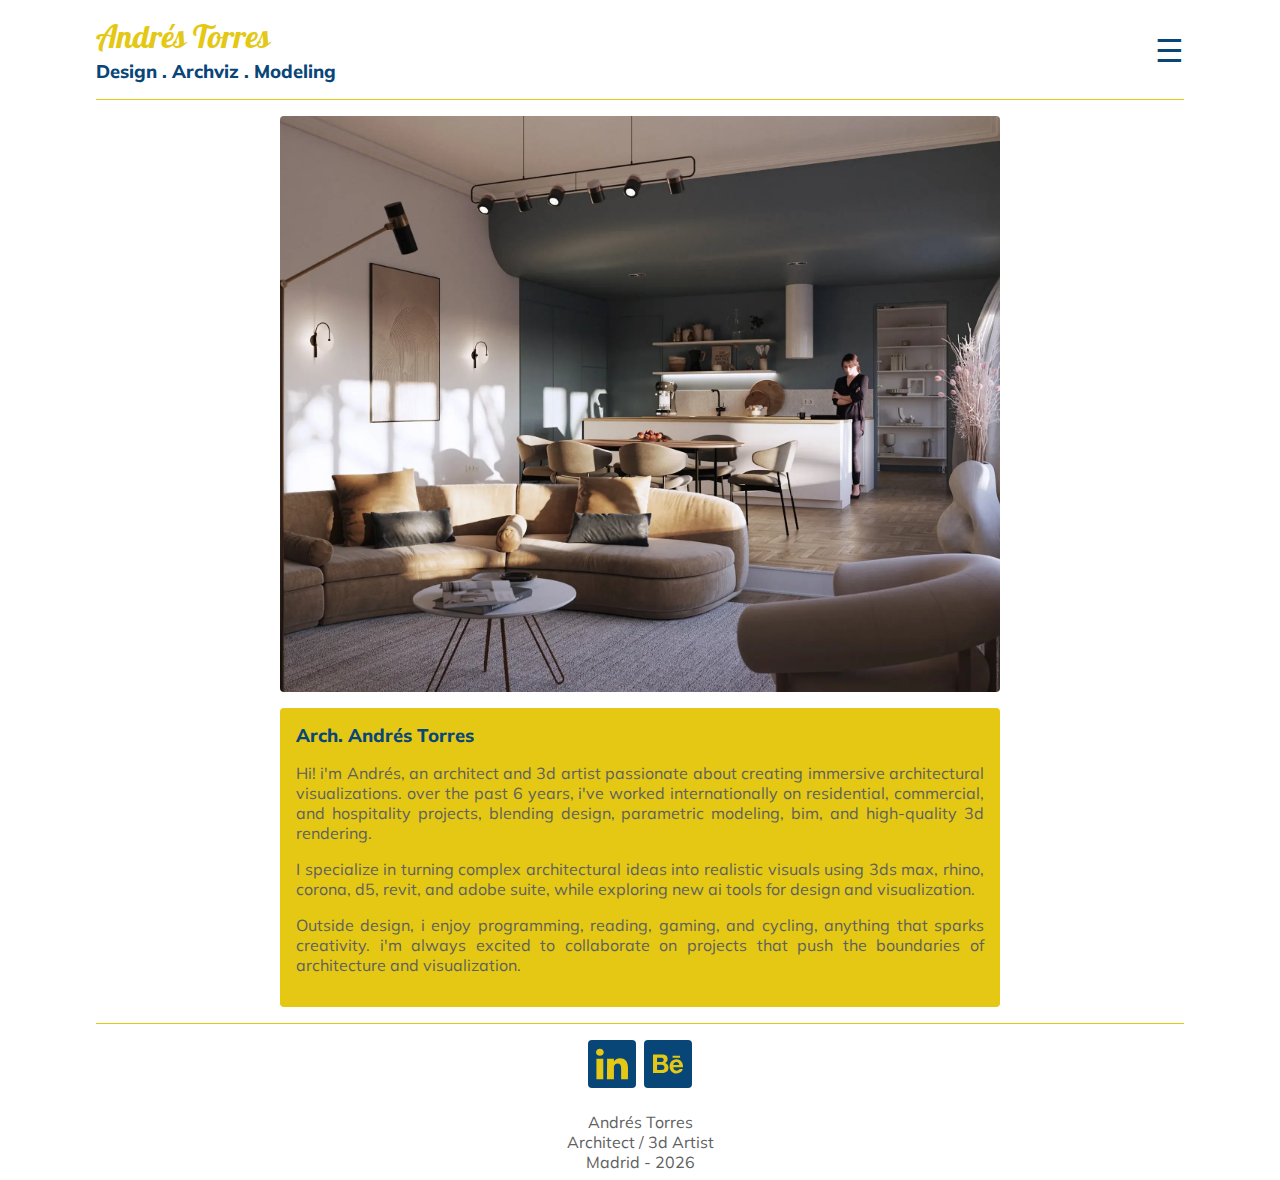
<file: about.html>
<!DOCTYPE html>
<html lang="en">
<head>
    <meta charset="UTF-8">
    <meta name="viewport" content="width=device-width, initial-scale=1.0">
    <title>About - Andrés Torres</title>

    <!-- fonts desde google fonts -->
    <link rel="preconnect" href="https://fonts.googleapis.com">
    <link rel="preconnect" href="https://fonts.gstatic.com" crossorigin>
    <link href="https://fonts.googleapis.com/css2?family=Mulish:ital,wght@0,200..1000;1,200..1000&display=swap" rel="stylesheet">
    <link rel="preconnect" href="https://fonts.googleapis.com">
    <link rel="preconnect" href="https://fonts.gstatic.com" crossorigin>
    <link href="https://fonts.googleapis.com/css2?family=Pattaya&display=swap" rel="stylesheet">

    <!-- link a css -->
    <link rel="stylesheet" href="css/index.css">

    <!-- script a js -->
    <script src="js/index.js" defer></script>
</head>
<body>

    <!-- header - encabezado con menu -->
    <header class="header">
        <nav class="header-nav">
            <div class="header-logo">
                <h2 class="header-logo-name">andrés torres</h2>
                <h1 class="header-logo-archviz">design . archviz . modeling</h1>
            </div>

            <!-- header - menu burger -->
            <div class="header-burger">&#9776</div>

            <ul class="header-list">
                <li class="header-list-item"><a href="index.html">works</a></li>
                <li class="header-list-item"><a href="about.html">about</a></li>
                <li class="header-list-item"><a href="contact.html">contact</a></li>
            </ul>
        </nav>
    </header>

    
    <!-- main - pagina principal o de trabajos -->
    <main class="about">
        <article class="about-container">
            <div class="about-background">
                <img src="assets/about.webp" alt="living interior render">
            </div>
    
            <div class="about-text">
                <h3 class="about-text-title">arch. andrés torres</h3>
                <p class="about-text-description">hi! i'm Andrés, an architect and 3d artist passionate about creating immersive architectural visualizations. over the past 6 years, i've worked internationally on residential, commercial, and hospitality projects, blending design, parametric modeling, bim, and high-quality 3d rendering.</p>
    
                <p class="about-text-description">i specialize in turning complex architectural ideas into realistic visuals using 3ds max, rhino, corona, d5, revit, and adobe suite, while exploring new ai tools for design and visualization.</p>
    
                <p class="about-text-description">outside design, i enjoy programming, reading, gaming, and cycling, anything that sparks creativity. i'm always excited to collaborate on projects that push the boundaries of architecture and visualization.</p>
            </div>
        </article>
    </main>

    <!-- footer - pie de página con rrss -->
    <footer class="footer">
        <div class="footer-rrss">
            <a class="footer-rrss-linkedin" href="https://www.linkedin.com/in/andr%C3%A9s-torres-965056320/" target="_blank">
                <svg fill="#000000" version="1.1" xmlns="http://www.w3.org/2000/svg" xmlns:xlink="http://www.w3.org/1999/xlink" viewBox="0 0 512 512" xml:space="preserve"><g id="SVGRepo_bgCarrier" stroke-width="0"></g><g id="SVGRepo_tracerCarrier" stroke-linecap="round" stroke-linejoin="round"></g><g id="SVGRepo_iconCarrier"> <g id="7935ec95c421cee6d86eb22ecd125aef"> <path style="display: inline; fill-rule: evenodd; clip-rule: evenodd;" d="M116.504,500.219V170.654H6.975v329.564H116.504 L116.504,500.219z M61.751,125.674c38.183,0,61.968-25.328,61.968-56.953c-0.722-32.328-23.785-56.941-61.252-56.941 C24.994,11.781,0.5,36.394,0.5,68.722c0,31.625,23.772,56.953,60.53,56.953H61.751L61.751,125.674z M177.124,500.219 c0,0,1.437-298.643,0-329.564H286.67v47.794h-0.727c14.404-22.49,40.354-55.533,99.44-55.533 c72.085,0,126.116,47.103,126.116,148.333v188.971H401.971V323.912c0-44.301-15.848-74.531-55.497-74.531 c-30.254,0-48.284,20.38-56.202,40.08c-2.897,7.012-3.602,16.861-3.602,26.711v184.047H177.124L177.124,500.219z"> </path> </g> </g></svg>
            </a>
            <a class="footer-rrss-behance" href="https://www.behance.net/Arch_AndresTR" target="_blank">
                <svg fill="#000000" viewBox="0 0 32 32" version="1.1" xmlns="http://www.w3.org/2000/svg"><g id="SVGRepo_bgCarrier" stroke-width="0"></g><g id="SVGRepo_tracerCarrier" stroke-linecap="round" stroke-linejoin="round"></g><g id="SVGRepo_iconCarrier"> <title>behance</title> <path d="M5.067 16.83h4.415c0.050-0.003 0.109-0.004 0.169-0.004 0.729 0 1.405 0.228 1.96 0.616l-0.011-0.007c0.499 0.443 0.812 1.087 0.812 1.803 0 0.082-0.004 0.163-0.012 0.243l0.001-0.010c0.001 0.031 0.002 0.068 0.002 0.105 0 0.396-0.091 0.772-0.252 1.106l0.007-0.015c-0.158 0.302-0.381 0.55-0.653 0.732l-0.007 0.004c-0.274 0.182-0.595 0.319-0.94 0.389l-0.017 0.003c-0.328 0.073-0.705 0.115-1.091 0.115-0.017 0-0.034-0-0.050-0l0.003 0h-4.335zM24.382 14.086c0.057-0.004 0.123-0.007 0.19-0.007 0.731 0 1.395 0.286 1.887 0.752l-0.001-0.001c0.486 0.569 0.798 1.301 0.845 2.104l0 0.010h-5.969c0.026-0.324 0.086-0.624 0.175-0.91l-0.008 0.029c0.105-0.362 0.274-0.676 0.495-0.946l-0.004 0.005c0.255-0.302 0.564-0.549 0.913-0.729l0.017-0.008c0.394-0.19 0.857-0.302 1.346-0.302 0.040 0 0.080 0.001 0.119 0.002l-0.006-0zM24.492 11.315c-0.027-0-0.058-0.001-0.090-0.001-0.974 0-1.901 0.201-2.741 0.563l0.045-0.017c-1.653 0.709-2.927 2.035-3.549 3.682l-0.015 0.045c-0.312 0.813-0.493 1.753-0.493 2.735 0 0.021 0 0.042 0 0.062l-0-0.003c-0 0.027-0 0.058-0 0.090 0 0.989 0.176 1.937 0.498 2.814l-0.018-0.057c0.318 0.863 0.779 1.603 1.36 2.23l-0.004-0.004c0.593 0.614 1.312 1.102 2.116 1.422l0.041 0.014c0.814 0.321 1.757 0.507 2.743 0.507 0.037 0 0.075-0 0.112-0.001l-0.006 0c0.063 0.002 0.136 0.003 0.21 0.003 1.355 0 2.619-0.389 3.686-1.061l-0.029 0.017c1.154-0.826 1.999-2.017 2.372-3.403l0.010-0.043h-3.23c-0.192 0.501-0.533 0.908-0.97 1.177l-0.010 0.006c-0.514 0.352-1.15 0.562-1.835 0.562-0.029 0-0.058-0-0.086-0.001l0.004 0c-0.064 0.005-0.139 0.007-0.215 0.007-0.829 0-1.585-0.309-2.161-0.818l0.003 0.003c-0.566-0.652-0.911-1.508-0.911-2.446 0-0.051 0.001-0.103 0.003-0.154l-0 0.007h9.638c0.016-0.206 0.025-0.445 0.025-0.687 0-0.812-0.102-1.6-0.295-2.352l0.014 0.066c-0.241-0.967-0.646-1.815-1.188-2.556l0.014 0.020c-0.547-0.74-1.245-1.337-2.050-1.755l-0.033-0.016c-0.821-0.418-1.791-0.663-2.818-0.663-0.053 0-0.105 0.001-0.157 0.002l0.008-0zM5.067 9.745h3.8c0.015-0 0.034-0 0.052-0 0.351 0 0.694 0.033 1.026 0.097l-0.034-0.005c0.336 0.055 0.637 0.169 0.906 0.331l-0.011-0.006c0.264 0.156 0.476 0.373 0.622 0.633l0.004 0.008c0.143 0.284 0.227 0.618 0.227 0.972 0 0.030-0.001 0.061-0.002 0.091l0-0.004c0.006 0.055 0.009 0.12 0.009 0.185 0 0.599-0.272 1.135-0.699 1.49l-0.003 0.003c-0.466 0.326-1.045 0.521-1.67 0.521-0.041 0-0.083-0.001-0.124-0.003l0.006 0h-4.11zM20.583 7.841v1.82h7.478v-1.821zM1.004 6.603v18.448h8.942c0.005 0 0.012 0 0.018 0 0.851 0 1.675-0.113 2.459-0.325l-0.066 0.015c0.799-0.206 1.499-0.535 2.119-0.971l-0.020 0.014c0.61-0.434 1.102-0.995 1.447-1.645l0.012-0.026c0.339-0.665 0.538-1.451 0.538-2.284 0-0.047-0.001-0.095-0.002-0.142l0 0.007c0.002-0.046 0.002-0.101 0.002-0.155 0-1.044-0.312-2.014-0.848-2.824l0.012 0.019c-0.606-0.842-1.484-1.455-2.503-1.711l-0.030-0.006c0.767-0.342 1.402-0.862 1.873-1.508l0.009-0.013c0.398-0.616 0.635-1.369 0.635-2.177 0-0.052-0.001-0.104-0.003-0.156l0 0.007c0.002-0.047 0.002-0.102 0.002-0.157 0-0.726-0.156-1.416-0.437-2.038l0.013 0.031c-0.279-0.576-0.689-1.051-1.192-1.4l-0.012-0.008c-0.533-0.354-1.158-0.618-1.83-0.755l-0.034-0.006c-0.69-0.149-1.484-0.235-2.297-0.235-0.039 0-0.078 0-0.117 0.001l0.006-0z"></path> </g></svg>
            </a>
        </div>

    <!-- footer - información básica -->
        <div class="footer-information">
            <span class="footer-name">andrés torres</span>
            <span class="footer-service">architect / 3d artist</span>
            <span class="footer-location">madrid - 2026</span>
        </div>
    </footer>

</body>
</html>
</file>
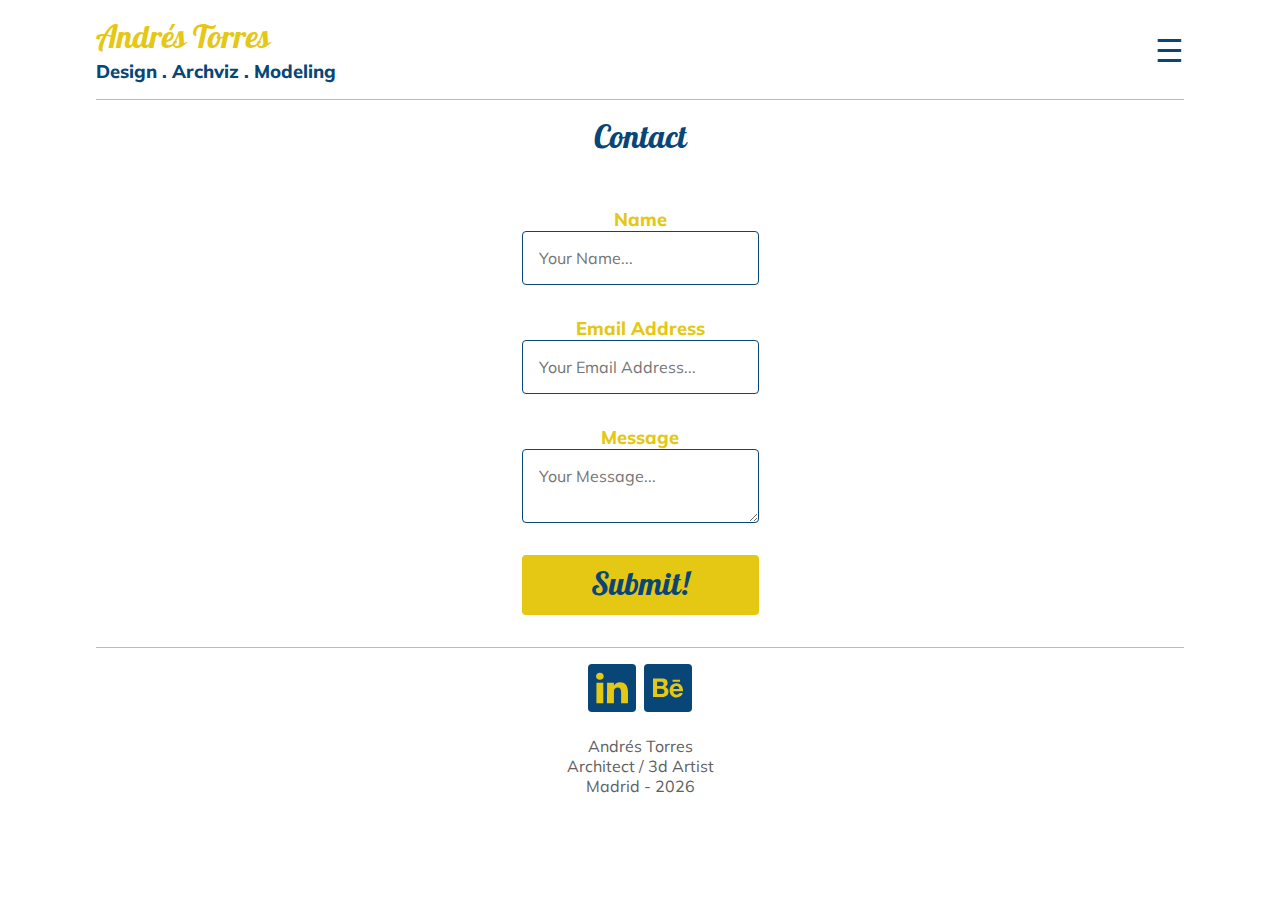
<file: contact.html>
<!DOCTYPE html>
<html lang="en">
<head>
    <meta charset="UTF-8">
    <meta name="viewport" content="width=device-width, initial-scale=1.0">
    <title>About - Andrés Torres</title>

    <!-- fonts desde google fonts -->
    <link rel="preconnect" href="https://fonts.googleapis.com">
    <link rel="preconnect" href="https://fonts.gstatic.com" crossorigin>
    <link href="https://fonts.googleapis.com/css2?family=Mulish:ital,wght@0,200..1000;1,200..1000&display=swap" rel="stylesheet">
    <link rel="preconnect" href="https://fonts.googleapis.com">
    <link rel="preconnect" href="https://fonts.gstatic.com" crossorigin>
    <link href="https://fonts.googleapis.com/css2?family=Pattaya&display=swap" rel="stylesheet">

    <!-- link a css -->
    <link rel="stylesheet" href="css/index.css">

    <!-- script a js -->
    <script src="js/index.js" defer></script>
</head>
<body>

    <!-- header - encabezado con menu -->
    <header class="header">
        <nav class="header-nav">
            <div class="header-logo">
                <h2 class="header-logo-name">andrés torres</h2>
                <h1 class="header-logo-archviz">design . archviz . modeling</h1>
            </div>

            <!-- header - menu burger -->
            <div class="header-burger">&#9776</div>

            <ul class="header-list">
                <li class="header-list-item"><a href="index.html">works</a></li>
                <li class="header-list-item"><a href="about.html">about</a></li>
                <li class="header-list-item"><a href="contact.html">contact</a></li>
            </ul>
        </nav>
    </header>

    
    <!-- main - pagina de contacto con form -->
    <main class="contact">
        <h3 class="contact-title">contact</h3>

        <form class="contact-form" action="" method="post">
            <label for="">
                name
                <input type="text" name="name" placeholder="your name..." required>
            </label>
            <label for="">
                email address
                <input type="email" name="email" placeholder="your email address..." required>
            </label>
            <label for="">
                message
                <textarea name="message" placeholder="your message..." required></textarea>
            </label>

            <button class="contact-form-button" type="submit">submit!</button>
        </form>
    </main>

    <!-- footer - pie de página con rrss -->
    <footer class="footer">
        <div class="footer-rrss">
            <a class="footer-rrss-linkedin" href="https://www.linkedin.com/in/andr%C3%A9s-torres-965056320/" target="_blank">
                <svg fill="#000000" version="1.1" xmlns="http://www.w3.org/2000/svg" xmlns:xlink="http://www.w3.org/1999/xlink" viewBox="0 0 512 512" xml:space="preserve"><g id="SVGRepo_bgCarrier" stroke-width="0"></g><g id="SVGRepo_tracerCarrier" stroke-linecap="round" stroke-linejoin="round"></g><g id="SVGRepo_iconCarrier"> <g id="7935ec95c421cee6d86eb22ecd125aef"> <path style="display: inline; fill-rule: evenodd; clip-rule: evenodd;" d="M116.504,500.219V170.654H6.975v329.564H116.504 L116.504,500.219z M61.751,125.674c38.183,0,61.968-25.328,61.968-56.953c-0.722-32.328-23.785-56.941-61.252-56.941 C24.994,11.781,0.5,36.394,0.5,68.722c0,31.625,23.772,56.953,60.53,56.953H61.751L61.751,125.674z M177.124,500.219 c0,0,1.437-298.643,0-329.564H286.67v47.794h-0.727c14.404-22.49,40.354-55.533,99.44-55.533 c72.085,0,126.116,47.103,126.116,148.333v188.971H401.971V323.912c0-44.301-15.848-74.531-55.497-74.531 c-30.254,0-48.284,20.38-56.202,40.08c-2.897,7.012-3.602,16.861-3.602,26.711v184.047H177.124L177.124,500.219z"> </path> </g> </g></svg>
            </a>
            <a class="footer-rrss-behance" href="https://www.behance.net/Arch_AndresTR" target="_blank">
                <svg fill="#000000" viewBox="0 0 32 32" version="1.1" xmlns="http://www.w3.org/2000/svg"><g id="SVGRepo_bgCarrier" stroke-width="0"></g><g id="SVGRepo_tracerCarrier" stroke-linecap="round" stroke-linejoin="round"></g><g id="SVGRepo_iconCarrier"> <title>behance</title> <path d="M5.067 16.83h4.415c0.050-0.003 0.109-0.004 0.169-0.004 0.729 0 1.405 0.228 1.96 0.616l-0.011-0.007c0.499 0.443 0.812 1.087 0.812 1.803 0 0.082-0.004 0.163-0.012 0.243l0.001-0.010c0.001 0.031 0.002 0.068 0.002 0.105 0 0.396-0.091 0.772-0.252 1.106l0.007-0.015c-0.158 0.302-0.381 0.55-0.653 0.732l-0.007 0.004c-0.274 0.182-0.595 0.319-0.94 0.389l-0.017 0.003c-0.328 0.073-0.705 0.115-1.091 0.115-0.017 0-0.034-0-0.050-0l0.003 0h-4.335zM24.382 14.086c0.057-0.004 0.123-0.007 0.19-0.007 0.731 0 1.395 0.286 1.887 0.752l-0.001-0.001c0.486 0.569 0.798 1.301 0.845 2.104l0 0.010h-5.969c0.026-0.324 0.086-0.624 0.175-0.91l-0.008 0.029c0.105-0.362 0.274-0.676 0.495-0.946l-0.004 0.005c0.255-0.302 0.564-0.549 0.913-0.729l0.017-0.008c0.394-0.19 0.857-0.302 1.346-0.302 0.040 0 0.080 0.001 0.119 0.002l-0.006-0zM24.492 11.315c-0.027-0-0.058-0.001-0.090-0.001-0.974 0-1.901 0.201-2.741 0.563l0.045-0.017c-1.653 0.709-2.927 2.035-3.549 3.682l-0.015 0.045c-0.312 0.813-0.493 1.753-0.493 2.735 0 0.021 0 0.042 0 0.062l-0-0.003c-0 0.027-0 0.058-0 0.090 0 0.989 0.176 1.937 0.498 2.814l-0.018-0.057c0.318 0.863 0.779 1.603 1.36 2.23l-0.004-0.004c0.593 0.614 1.312 1.102 2.116 1.422l0.041 0.014c0.814 0.321 1.757 0.507 2.743 0.507 0.037 0 0.075-0 0.112-0.001l-0.006 0c0.063 0.002 0.136 0.003 0.21 0.003 1.355 0 2.619-0.389 3.686-1.061l-0.029 0.017c1.154-0.826 1.999-2.017 2.372-3.403l0.010-0.043h-3.23c-0.192 0.501-0.533 0.908-0.97 1.177l-0.010 0.006c-0.514 0.352-1.15 0.562-1.835 0.562-0.029 0-0.058-0-0.086-0.001l0.004 0c-0.064 0.005-0.139 0.007-0.215 0.007-0.829 0-1.585-0.309-2.161-0.818l0.003 0.003c-0.566-0.652-0.911-1.508-0.911-2.446 0-0.051 0.001-0.103 0.003-0.154l-0 0.007h9.638c0.016-0.206 0.025-0.445 0.025-0.687 0-0.812-0.102-1.6-0.295-2.352l0.014 0.066c-0.241-0.967-0.646-1.815-1.188-2.556l0.014 0.020c-0.547-0.74-1.245-1.337-2.050-1.755l-0.033-0.016c-0.821-0.418-1.791-0.663-2.818-0.663-0.053 0-0.105 0.001-0.157 0.002l0.008-0zM5.067 9.745h3.8c0.015-0 0.034-0 0.052-0 0.351 0 0.694 0.033 1.026 0.097l-0.034-0.005c0.336 0.055 0.637 0.169 0.906 0.331l-0.011-0.006c0.264 0.156 0.476 0.373 0.622 0.633l0.004 0.008c0.143 0.284 0.227 0.618 0.227 0.972 0 0.030-0.001 0.061-0.002 0.091l0-0.004c0.006 0.055 0.009 0.12 0.009 0.185 0 0.599-0.272 1.135-0.699 1.49l-0.003 0.003c-0.466 0.326-1.045 0.521-1.67 0.521-0.041 0-0.083-0.001-0.124-0.003l0.006 0h-4.11zM20.583 7.841v1.82h7.478v-1.821zM1.004 6.603v18.448h8.942c0.005 0 0.012 0 0.018 0 0.851 0 1.675-0.113 2.459-0.325l-0.066 0.015c0.799-0.206 1.499-0.535 2.119-0.971l-0.020 0.014c0.61-0.434 1.102-0.995 1.447-1.645l0.012-0.026c0.339-0.665 0.538-1.451 0.538-2.284 0-0.047-0.001-0.095-0.002-0.142l0 0.007c0.002-0.046 0.002-0.101 0.002-0.155 0-1.044-0.312-2.014-0.848-2.824l0.012 0.019c-0.606-0.842-1.484-1.455-2.503-1.711l-0.030-0.006c0.767-0.342 1.402-0.862 1.873-1.508l0.009-0.013c0.398-0.616 0.635-1.369 0.635-2.177 0-0.052-0.001-0.104-0.003-0.156l0 0.007c0.002-0.047 0.002-0.102 0.002-0.157 0-0.726-0.156-1.416-0.437-2.038l0.013 0.031c-0.279-0.576-0.689-1.051-1.192-1.4l-0.012-0.008c-0.533-0.354-1.158-0.618-1.83-0.755l-0.034-0.006c-0.69-0.149-1.484-0.235-2.297-0.235-0.039 0-0.078 0-0.117 0.001l0.006-0z"></path> </g></svg>
            </a>
        </div>

    <!-- footer - información básica -->
        <div class="footer-information">
            <span class="footer-name">andrés torres</span>
            <span class="footer-service">architect / 3d artist</span>
            <span class="footer-location">madrid - 2026</span>
        </div>
    </footer>
    
</body>
</html>
</file>
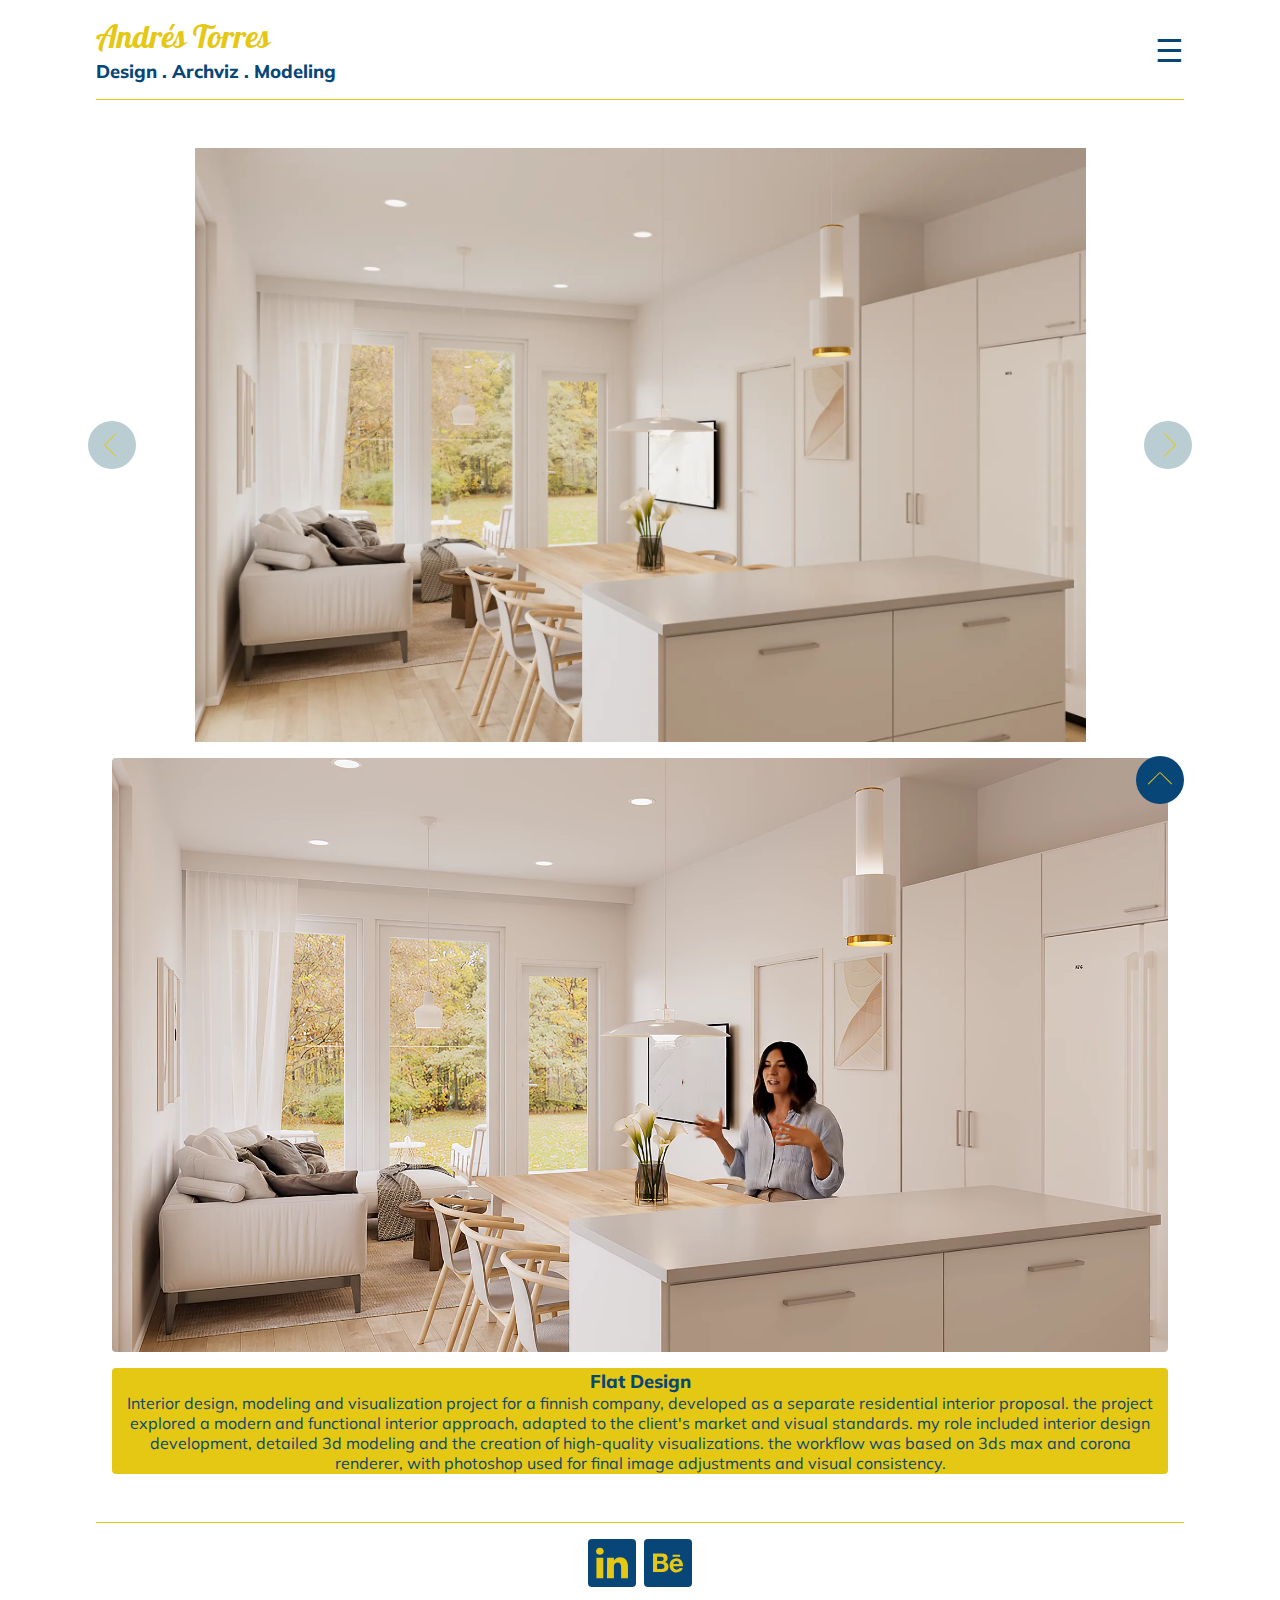
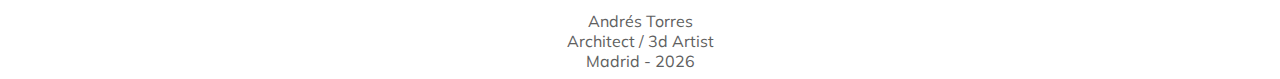
<file: p-apartment-desing.html>
<!DOCTYPE html>
<html lang="en">

<head>
    <meta charset="UTF-8">
    <meta name="viewport" content="width=device-width, initial-scale=1.0">
    <title>Project - Andrés Torres</title>

    <!-- fonts desde google fonts -->
    <link rel="preconnect" href="https://fonts.googleapis.com">
    <link rel="preconnect" href="https://fonts.gstatic.com" crossorigin>
    <link href="https://fonts.googleapis.com/css2?family=Mulish:ital,wght@0,200..1000;1,200..1000&display=swap" rel="stylesheet">
    <link rel="preconnect" href="https://fonts.googleapis.com">
    <link rel="preconnect" href="https://fonts.gstatic.com" crossorigin>
    <link href="https://fonts.googleapis.com/css2?family=Pattaya&display=swap" rel="stylesheet">

    <!-- link a css -->
    <link rel="stylesheet" href="css/index.css">

    <!-- script a js -->
    <script src="js/project.js" defer></script>
</head>

<body>

    <!-- top-anchor - anclaje de boton a parte superior de página -->
    <div id="top-anchor"></div>

    <!-- header - encabezado con menu -->
    <header class="header">
        <nav class="header-nav">
            <div class="header-logo">
                <h2 class="header-logo-name">andrés torres</h2>
                <h1 class="header-logo-archviz">design . archviz . modeling</h1>
            </div>

            <!-- header - menu burger -->
            <div class="header-burger">&#9776</div>

            <ul class="header-list">
                <li class="header-list-item"><a href="index.html">works</a></li>
                <li class="header-list-item"><a href="about.html">about</a></li>
                <li class="header-list-item"><a href="contact.html">contact</a></li>
            </ul>
        </nav>
    </header>


    <!-- main - trabajo específico -->
    <main class="work">
    
        <article class="work-project">
            <div class="work-project-carrousel">
    
                <img src="assets/p-apartment-interior-l.webp" alt="apartment living interior render">
                <img src="assets/p-apartment-interior.webp" alt="apartment kitchen interior render">
                <img src="assets/p-apartment-interior-b.webp" alt="apartment bathroom interior render">
    
                <!-- main - trabajo específico botones siguiente y atras -->
                <button class="work-project-prev">
                    <svg viewBox="-19.04 0 75.804 75.804" xmlns="http://www.w3.org/2000/svg" fill="#0c2c67">
                        <g transform="translate(-831.568 -384.448)">
                            <path
                                d="M833.068,460.252a1.5,1.5,0,0,1-1.061-2.561l33.557-33.56a2.53,2.53,0,0,0,0-3.564l-33.557-33.558a1.5,1.5,0,0,1,2.122-2.121l33.556,33.558a5.53,5.53,0,0,1,0,7.807l-33.557,33.56A1.5,1.5,0,0,1,833.068,460.252Z" />
                        </g>
                    </svg>
                </button>
                <button class="work-project-next">
                    <svg viewBox="-19.04 0 75.804 75.804" xmlns="http://www.w3.org/2000/svg" fill="#0c2c67">
                        <g transform="translate(-831.568 -384.448)">
                            <path
                                d="M833.068,460.252a1.5,1.5,0,0,1-1.061-2.561l33.557-33.56a2.53,2.53,0,0,0,0-3.564l-33.557-33.558a1.5,1.5,0,0,1,2.122-2.121l33.556,33.558a5.53,5.53,0,0,1,0,7.807l-33.557,33.56A1.5,1.5,0,0,1,833.068,460.252Z" />
                        </g>
                    </svg>
                </button>
            </div>
    
            <!-- main - trabajo específico bloque de textos, título y parrafo -->
            <div class="work-project-block">
    
                <div class="work-project-video">
                    <video class="work-project-video" autoplay muted loop preload="none" poster="assets/p-apartment-interior-l.webp"
                        src="assets/p-apartment-interior-l-a.webm">
                    </video>
                </div>

                <div class="work-project-description">
                    <h3 class="work-project-title">flat design</h3>
                    <p class="work-project-text">interior design, modeling and visualization project for a finnish company, developed as a separate residential interior proposal. the project explored a modern and functional interior approach, adapted to the client's market and visual standards. my role included interior design development, detailed 3d modeling and the creation of high-quality visualizations. the workflow was based on 3ds max and corona renderer, with photoshop used for final image adjustments and visual consistency.</p>
                </div>
            </div>
        </article>
    </main>


    <!-- footer - pie de página con rrss -->
    <footer class="footer">
        <div class="footer-rrss">
            <a class="footer-rrss-linkedin" href="https://www.linkedin.com/in/andr%C3%A9s-torres-965056320/" target="_blank">
                <svg fill="#000000" version="1.1" xmlns="http://www.w3.org/2000/svg" xmlns:xlink="http://www.w3.org/1999/xlink" viewBox="0 0 512 512" xml:space="preserve"><g id="SVGRepo_bgCarrier" stroke-width="0"></g><g id="SVGRepo_tracerCarrier" stroke-linecap="round" stroke-linejoin="round"></g><g id="SVGRepo_iconCarrier"> <g id="7935ec95c421cee6d86eb22ecd125aef"> <path style="display: inline; fill-rule: evenodd; clip-rule: evenodd;" d="M116.504,500.219V170.654H6.975v329.564H116.504 L116.504,500.219z M61.751,125.674c38.183,0,61.968-25.328,61.968-56.953c-0.722-32.328-23.785-56.941-61.252-56.941 C24.994,11.781,0.5,36.394,0.5,68.722c0,31.625,23.772,56.953,60.53,56.953H61.751L61.751,125.674z M177.124,500.219 c0,0,1.437-298.643,0-329.564H286.67v47.794h-0.727c14.404-22.49,40.354-55.533,99.44-55.533 c72.085,0,126.116,47.103,126.116,148.333v188.971H401.971V323.912c0-44.301-15.848-74.531-55.497-74.531 c-30.254,0-48.284,20.38-56.202,40.08c-2.897,7.012-3.602,16.861-3.602,26.711v184.047H177.124L177.124,500.219z"> </path> </g> </g></svg>
            </a>
            <a class="footer-rrss-behance" href="https://www.behance.net/Arch_AndresTR" target="_blank">
                <svg fill="#000000" viewBox="0 0 32 32" version="1.1" xmlns="http://www.w3.org/2000/svg"><g id="SVGRepo_bgCarrier" stroke-width="0"></g><g id="SVGRepo_tracerCarrier" stroke-linecap="round" stroke-linejoin="round"></g><g id="SVGRepo_iconCarrier"> <title>behance</title> <path d="M5.067 16.83h4.415c0.050-0.003 0.109-0.004 0.169-0.004 0.729 0 1.405 0.228 1.96 0.616l-0.011-0.007c0.499 0.443 0.812 1.087 0.812 1.803 0 0.082-0.004 0.163-0.012 0.243l0.001-0.010c0.001 0.031 0.002 0.068 0.002 0.105 0 0.396-0.091 0.772-0.252 1.106l0.007-0.015c-0.158 0.302-0.381 0.55-0.653 0.732l-0.007 0.004c-0.274 0.182-0.595 0.319-0.94 0.389l-0.017 0.003c-0.328 0.073-0.705 0.115-1.091 0.115-0.017 0-0.034-0-0.050-0l0.003 0h-4.335zM24.382 14.086c0.057-0.004 0.123-0.007 0.19-0.007 0.731 0 1.395 0.286 1.887 0.752l-0.001-0.001c0.486 0.569 0.798 1.301 0.845 2.104l0 0.010h-5.969c0.026-0.324 0.086-0.624 0.175-0.91l-0.008 0.029c0.105-0.362 0.274-0.676 0.495-0.946l-0.004 0.005c0.255-0.302 0.564-0.549 0.913-0.729l0.017-0.008c0.394-0.19 0.857-0.302 1.346-0.302 0.040 0 0.080 0.001 0.119 0.002l-0.006-0zM24.492 11.315c-0.027-0-0.058-0.001-0.090-0.001-0.974 0-1.901 0.201-2.741 0.563l0.045-0.017c-1.653 0.709-2.927 2.035-3.549 3.682l-0.015 0.045c-0.312 0.813-0.493 1.753-0.493 2.735 0 0.021 0 0.042 0 0.062l-0-0.003c-0 0.027-0 0.058-0 0.090 0 0.989 0.176 1.937 0.498 2.814l-0.018-0.057c0.318 0.863 0.779 1.603 1.36 2.23l-0.004-0.004c0.593 0.614 1.312 1.102 2.116 1.422l0.041 0.014c0.814 0.321 1.757 0.507 2.743 0.507 0.037 0 0.075-0 0.112-0.001l-0.006 0c0.063 0.002 0.136 0.003 0.21 0.003 1.355 0 2.619-0.389 3.686-1.061l-0.029 0.017c1.154-0.826 1.999-2.017 2.372-3.403l0.010-0.043h-3.23c-0.192 0.501-0.533 0.908-0.97 1.177l-0.010 0.006c-0.514 0.352-1.15 0.562-1.835 0.562-0.029 0-0.058-0-0.086-0.001l0.004 0c-0.064 0.005-0.139 0.007-0.215 0.007-0.829 0-1.585-0.309-2.161-0.818l0.003 0.003c-0.566-0.652-0.911-1.508-0.911-2.446 0-0.051 0.001-0.103 0.003-0.154l-0 0.007h9.638c0.016-0.206 0.025-0.445 0.025-0.687 0-0.812-0.102-1.6-0.295-2.352l0.014 0.066c-0.241-0.967-0.646-1.815-1.188-2.556l0.014 0.020c-0.547-0.74-1.245-1.337-2.050-1.755l-0.033-0.016c-0.821-0.418-1.791-0.663-2.818-0.663-0.053 0-0.105 0.001-0.157 0.002l0.008-0zM5.067 9.745h3.8c0.015-0 0.034-0 0.052-0 0.351 0 0.694 0.033 1.026 0.097l-0.034-0.005c0.336 0.055 0.637 0.169 0.906 0.331l-0.011-0.006c0.264 0.156 0.476 0.373 0.622 0.633l0.004 0.008c0.143 0.284 0.227 0.618 0.227 0.972 0 0.030-0.001 0.061-0.002 0.091l0-0.004c0.006 0.055 0.009 0.12 0.009 0.185 0 0.599-0.272 1.135-0.699 1.49l-0.003 0.003c-0.466 0.326-1.045 0.521-1.67 0.521-0.041 0-0.083-0.001-0.124-0.003l0.006 0h-4.11zM20.583 7.841v1.82h7.478v-1.821zM1.004 6.603v18.448h8.942c0.005 0 0.012 0 0.018 0 0.851 0 1.675-0.113 2.459-0.325l-0.066 0.015c0.799-0.206 1.499-0.535 2.119-0.971l-0.020 0.014c0.61-0.434 1.102-0.995 1.447-1.645l0.012-0.026c0.339-0.665 0.538-1.451 0.538-2.284 0-0.047-0.001-0.095-0.002-0.142l0 0.007c0.002-0.046 0.002-0.101 0.002-0.155 0-1.044-0.312-2.014-0.848-2.824l0.012 0.019c-0.606-0.842-1.484-1.455-2.503-1.711l-0.030-0.006c0.767-0.342 1.402-0.862 1.873-1.508l0.009-0.013c0.398-0.616 0.635-1.369 0.635-2.177 0-0.052-0.001-0.104-0.003-0.156l0 0.007c0.002-0.047 0.002-0.102 0.002-0.157 0-0.726-0.156-1.416-0.437-2.038l0.013 0.031c-0.279-0.576-0.689-1.051-1.192-1.4l-0.012-0.008c-0.533-0.354-1.158-0.618-1.83-0.755l-0.034-0.006c-0.69-0.149-1.484-0.235-2.297-0.235-0.039 0-0.078 0-0.117 0.001l0.006-0z"></path> </g></svg>
            </a>
        </div>

    <!-- footer - información básica -->
        <div class="footer-information">
            <span class="footer-name">andrés torres</span>
            <span class="footer-service">architect / 3d artist</span>
            <span class="footer-location">madrid - 2026</span>
        </div>
    </footer>

    <!-- top-anchor - anclaje a parte superior, código de flecha encontrado en internet -->
    <a class="scroll-top" href="#top-anchor">
        <svg viewBox="-19.04 0 75.804 75.804" xmlns="http://www.w3.org/2000/svg" fill="#0c2c67">
            <g transform="translate(-831.568 -384.448)">
                <path
                    d="M833.068,460.252a1.5,1.5,0,0,1-1.061-2.561l33.557-33.56a2.53,2.53,0,0,0,0-3.564l-33.557-33.558a1.5,1.5,0,0,1,2.122-2.121l33.556,33.558a5.53,5.53,0,0,1,0,7.807l-33.557,33.56A1.5,1.5,0,0,1,833.068,460.252Z" />
            </g>
        </svg>
    </a>

</body>

</html>
</file>
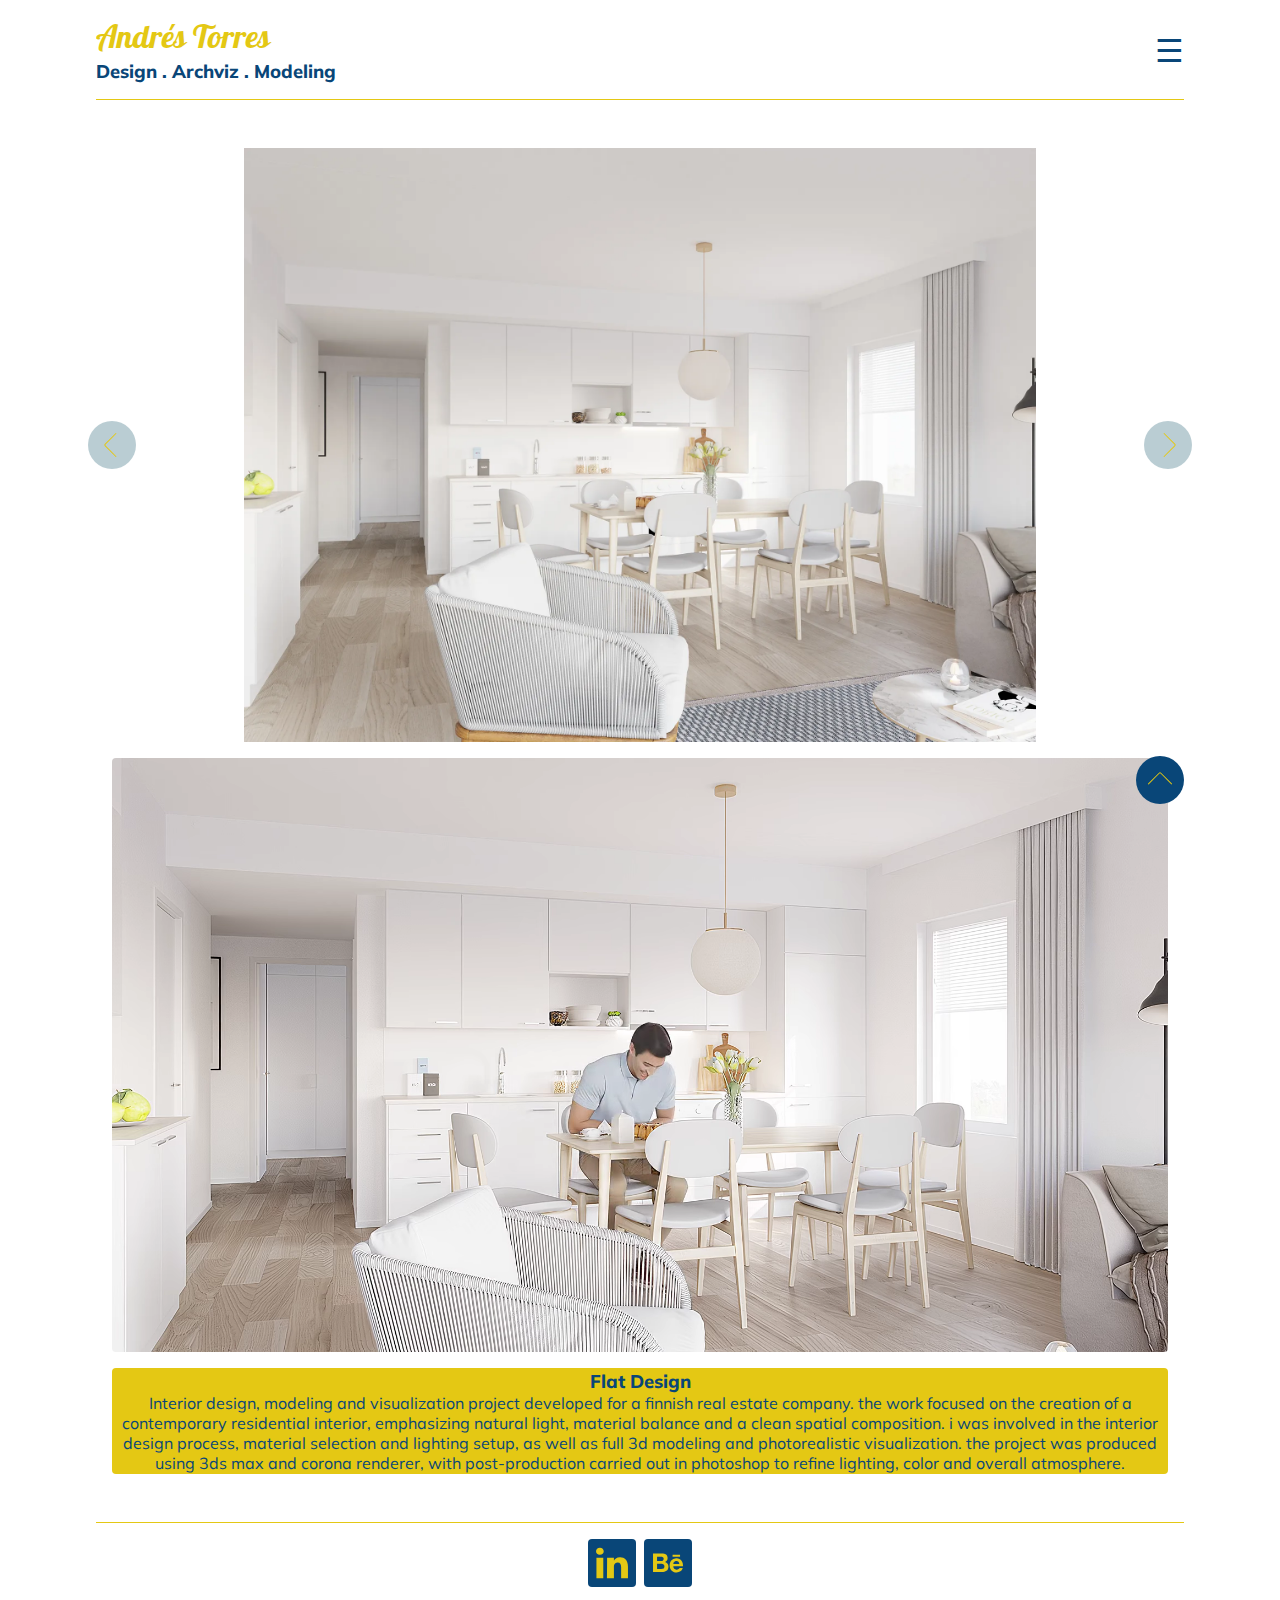
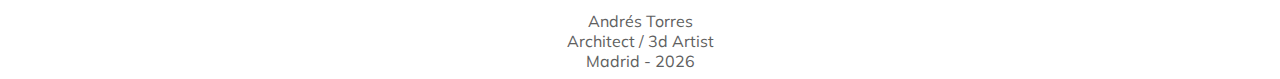
<file: p-floor-reform.html>
<!DOCTYPE html>
<html lang="en">

<head>
    <meta charset="UTF-8">
    <meta name="viewport" content="width=device-width, initial-scale=1.0">
    <title>Project - Andrés Torres</title>

    <!-- fonts desde google fonts -->
    <link rel="preconnect" href="https://fonts.googleapis.com">
    <link rel="preconnect" href="https://fonts.gstatic.com" crossorigin>
    <link href="https://fonts.googleapis.com/css2?family=Mulish:ital,wght@0,200..1000;1,200..1000&display=swap" rel="stylesheet">
    <link rel="preconnect" href="https://fonts.googleapis.com">
    <link rel="preconnect" href="https://fonts.gstatic.com" crossorigin>
    <link href="https://fonts.googleapis.com/css2?family=Pattaya&display=swap" rel="stylesheet">

    <!-- link a css -->
    <link rel="stylesheet" href="css/index.css">

    <!-- script a js -->
    <script src="js/project.js" defer></script>
</head>

<body>

    <!-- top-anchor - anclaje de boton a parte superior de página -->
    <div id="top-anchor"></div>

    <!-- header - encabezado con menu -->
    <header class="header">
        <nav class="header-nav">
            <div class="header-logo">
                <h2 class="header-logo-name">andrés torres</h2>
                <h1 class="header-logo-archviz">design . archviz . modeling</h1>
            </div>

            <!-- header - menu burger -->
            <div class="header-burger">&#9776</div>

            <ul class="header-list">
                <li class="header-list-item"><a href="index.html">works</a></li>
                <li class="header-list-item"><a href="about.html">about</a></li>
                <li class="header-list-item"><a href="contact.html">contact</a></li>
            </ul>
        </nav>
    </header>


    <!-- main - trabajo específico -->
    <main class="work">
    
        <article class="work-project">
            <div class="work-project-carrousel">
    
                <img src="assets/p-floor-interior-k.webp" alt="apartment kitchen interior render">
                <img src="assets/p-floor-interior-p.webp" alt="apartment general plan render">
                <img src="assets/p-floor-interior-l.webp" alt="apartment living interior render">
                <img src="assets/p-floor-interior-b.webp" alt="apartment bedroom interior render">
                <img src="assets/p-floor-interior-ki.webp" alt="apartment kid bedroom interior render">
                <img src="assets/p-floor-interior-ba.webp" alt="apartment bathroom interior render">
    
                <!-- main - trabajo específico botones siguiente y atras -->
                <button class="work-project-prev">
                    <svg viewBox="-19.04 0 75.804 75.804" xmlns="http://www.w3.org/2000/svg" fill="#0c2c67">
                        <g transform="translate(-831.568 -384.448)">
                            <path
                                d="M833.068,460.252a1.5,1.5,0,0,1-1.061-2.561l33.557-33.56a2.53,2.53,0,0,0,0-3.564l-33.557-33.558a1.5,1.5,0,0,1,2.122-2.121l33.556,33.558a5.53,5.53,0,0,1,0,7.807l-33.557,33.56A1.5,1.5,0,0,1,833.068,460.252Z" />
                        </g>
                    </svg>
                </button>
                <button class="work-project-next">
                    <svg viewBox="-19.04 0 75.804 75.804" xmlns="http://www.w3.org/2000/svg" fill="#0c2c67">
                        <g transform="translate(-831.568 -384.448)">
                            <path
                                d="M833.068,460.252a1.5,1.5,0,0,1-1.061-2.561l33.557-33.56a2.53,2.53,0,0,0,0-3.564l-33.557-33.558a1.5,1.5,0,0,1,2.122-2.121l33.556,33.558a5.53,5.53,0,0,1,0,7.807l-33.557,33.56A1.5,1.5,0,0,1,833.068,460.252Z" />
                        </g>
                    </svg>
                </button>
            </div>
    
            <!-- main - trabajo específico bloque de textos, título y parrafo -->
            <div class="work-project-block">
    
                <div class="work-project-video">
                    <video class="work-project-video" autoplay muted loop preload="none" poster="assets/p-floor-interior-k.webp"
                        src="assets/p-floor-interior-k-a.webm">
                    </video>
                </div>

                <div class="work-project-description">
                    <h3 class="work-project-title">flat design</h3>
                    <p class="work-project-text">interior design, modeling and visualization project developed for a finnish real estate company. the work focused on the creation of a contemporary residential interior, emphasizing natural light, material balance and a clean spatial composition. i was involved in the interior design process, material selection and lighting setup, as well as full 3d modeling and photorealistic visualization. the project was produced using 3ds max and corona renderer, with post-production carried out in photoshop to refine lighting, color and overall atmosphere.</p>
                </div>
            </div>
        </article>
    </main>


    <!-- footer - pie de página con rrss -->
    <footer class="footer">
        <div class="footer-rrss">
            <a class="footer-rrss-linkedin" href="https://www.linkedin.com/in/andr%C3%A9s-torres-965056320/" target="_blank">
                <svg fill="#000000" version="1.1" xmlns="http://www.w3.org/2000/svg" xmlns:xlink="http://www.w3.org/1999/xlink" viewBox="0 0 512 512" xml:space="preserve"><g id="SVGRepo_bgCarrier" stroke-width="0"></g><g id="SVGRepo_tracerCarrier" stroke-linecap="round" stroke-linejoin="round"></g><g id="SVGRepo_iconCarrier"> <g id="7935ec95c421cee6d86eb22ecd125aef"> <path style="display: inline; fill-rule: evenodd; clip-rule: evenodd;" d="M116.504,500.219V170.654H6.975v329.564H116.504 L116.504,500.219z M61.751,125.674c38.183,0,61.968-25.328,61.968-56.953c-0.722-32.328-23.785-56.941-61.252-56.941 C24.994,11.781,0.5,36.394,0.5,68.722c0,31.625,23.772,56.953,60.53,56.953H61.751L61.751,125.674z M177.124,500.219 c0,0,1.437-298.643,0-329.564H286.67v47.794h-0.727c14.404-22.49,40.354-55.533,99.44-55.533 c72.085,0,126.116,47.103,126.116,148.333v188.971H401.971V323.912c0-44.301-15.848-74.531-55.497-74.531 c-30.254,0-48.284,20.38-56.202,40.08c-2.897,7.012-3.602,16.861-3.602,26.711v184.047H177.124L177.124,500.219z"> </path> </g> </g></svg>
            </a>
            <a class="footer-rrss-behance" href="https://www.behance.net/Arch_AndresTR" target="_blank">
                <svg fill="#000000" viewBox="0 0 32 32" version="1.1" xmlns="http://www.w3.org/2000/svg"><g id="SVGRepo_bgCarrier" stroke-width="0"></g><g id="SVGRepo_tracerCarrier" stroke-linecap="round" stroke-linejoin="round"></g><g id="SVGRepo_iconCarrier"> <title>behance</title> <path d="M5.067 16.83h4.415c0.050-0.003 0.109-0.004 0.169-0.004 0.729 0 1.405 0.228 1.96 0.616l-0.011-0.007c0.499 0.443 0.812 1.087 0.812 1.803 0 0.082-0.004 0.163-0.012 0.243l0.001-0.010c0.001 0.031 0.002 0.068 0.002 0.105 0 0.396-0.091 0.772-0.252 1.106l0.007-0.015c-0.158 0.302-0.381 0.55-0.653 0.732l-0.007 0.004c-0.274 0.182-0.595 0.319-0.94 0.389l-0.017 0.003c-0.328 0.073-0.705 0.115-1.091 0.115-0.017 0-0.034-0-0.050-0l0.003 0h-4.335zM24.382 14.086c0.057-0.004 0.123-0.007 0.19-0.007 0.731 0 1.395 0.286 1.887 0.752l-0.001-0.001c0.486 0.569 0.798 1.301 0.845 2.104l0 0.010h-5.969c0.026-0.324 0.086-0.624 0.175-0.91l-0.008 0.029c0.105-0.362 0.274-0.676 0.495-0.946l-0.004 0.005c0.255-0.302 0.564-0.549 0.913-0.729l0.017-0.008c0.394-0.19 0.857-0.302 1.346-0.302 0.040 0 0.080 0.001 0.119 0.002l-0.006-0zM24.492 11.315c-0.027-0-0.058-0.001-0.090-0.001-0.974 0-1.901 0.201-2.741 0.563l0.045-0.017c-1.653 0.709-2.927 2.035-3.549 3.682l-0.015 0.045c-0.312 0.813-0.493 1.753-0.493 2.735 0 0.021 0 0.042 0 0.062l-0-0.003c-0 0.027-0 0.058-0 0.090 0 0.989 0.176 1.937 0.498 2.814l-0.018-0.057c0.318 0.863 0.779 1.603 1.36 2.23l-0.004-0.004c0.593 0.614 1.312 1.102 2.116 1.422l0.041 0.014c0.814 0.321 1.757 0.507 2.743 0.507 0.037 0 0.075-0 0.112-0.001l-0.006 0c0.063 0.002 0.136 0.003 0.21 0.003 1.355 0 2.619-0.389 3.686-1.061l-0.029 0.017c1.154-0.826 1.999-2.017 2.372-3.403l0.010-0.043h-3.23c-0.192 0.501-0.533 0.908-0.97 1.177l-0.010 0.006c-0.514 0.352-1.15 0.562-1.835 0.562-0.029 0-0.058-0-0.086-0.001l0.004 0c-0.064 0.005-0.139 0.007-0.215 0.007-0.829 0-1.585-0.309-2.161-0.818l0.003 0.003c-0.566-0.652-0.911-1.508-0.911-2.446 0-0.051 0.001-0.103 0.003-0.154l-0 0.007h9.638c0.016-0.206 0.025-0.445 0.025-0.687 0-0.812-0.102-1.6-0.295-2.352l0.014 0.066c-0.241-0.967-0.646-1.815-1.188-2.556l0.014 0.020c-0.547-0.74-1.245-1.337-2.050-1.755l-0.033-0.016c-0.821-0.418-1.791-0.663-2.818-0.663-0.053 0-0.105 0.001-0.157 0.002l0.008-0zM5.067 9.745h3.8c0.015-0 0.034-0 0.052-0 0.351 0 0.694 0.033 1.026 0.097l-0.034-0.005c0.336 0.055 0.637 0.169 0.906 0.331l-0.011-0.006c0.264 0.156 0.476 0.373 0.622 0.633l0.004 0.008c0.143 0.284 0.227 0.618 0.227 0.972 0 0.030-0.001 0.061-0.002 0.091l0-0.004c0.006 0.055 0.009 0.12 0.009 0.185 0 0.599-0.272 1.135-0.699 1.49l-0.003 0.003c-0.466 0.326-1.045 0.521-1.67 0.521-0.041 0-0.083-0.001-0.124-0.003l0.006 0h-4.11zM20.583 7.841v1.82h7.478v-1.821zM1.004 6.603v18.448h8.942c0.005 0 0.012 0 0.018 0 0.851 0 1.675-0.113 2.459-0.325l-0.066 0.015c0.799-0.206 1.499-0.535 2.119-0.971l-0.020 0.014c0.61-0.434 1.102-0.995 1.447-1.645l0.012-0.026c0.339-0.665 0.538-1.451 0.538-2.284 0-0.047-0.001-0.095-0.002-0.142l0 0.007c0.002-0.046 0.002-0.101 0.002-0.155 0-1.044-0.312-2.014-0.848-2.824l0.012 0.019c-0.606-0.842-1.484-1.455-2.503-1.711l-0.030-0.006c0.767-0.342 1.402-0.862 1.873-1.508l0.009-0.013c0.398-0.616 0.635-1.369 0.635-2.177 0-0.052-0.001-0.104-0.003-0.156l0 0.007c0.002-0.047 0.002-0.102 0.002-0.157 0-0.726-0.156-1.416-0.437-2.038l0.013 0.031c-0.279-0.576-0.689-1.051-1.192-1.4l-0.012-0.008c-0.533-0.354-1.158-0.618-1.83-0.755l-0.034-0.006c-0.69-0.149-1.484-0.235-2.297-0.235-0.039 0-0.078 0-0.117 0.001l0.006-0z"></path> </g></svg>
            </a>
        </div>

    <!-- footer - información básica -->
        <div class="footer-information">
            <span class="footer-name">andrés torres</span>
            <span class="footer-service">architect / 3d artist</span>
            <span class="footer-location">madrid - 2026</span>
        </div>
    </footer>

    <!-- top-anchor - anclaje a parte superior, código de flecha encontrado en internet -->
    <a class="scroll-top" href="#top-anchor">
        <svg viewBox="-19.04 0 75.804 75.804" xmlns="http://www.w3.org/2000/svg" fill="#0c2c67">
            <g transform="translate(-831.568 -384.448)">
                <path
                    d="M833.068,460.252a1.5,1.5,0,0,1-1.061-2.561l33.557-33.56a2.53,2.53,0,0,0,0-3.564l-33.557-33.558a1.5,1.5,0,0,1,2.122-2.121l33.556,33.558a5.53,5.53,0,0,1,0,7.807l-33.557,33.56A1.5,1.5,0,0,1,833.068,460.252Z" />
            </g>
        </svg>
    </a>

</body>

</html>
</file>
<file: css/index.css>
/*organización del reset con ayuda de IA*/
:root{
    --color-b: #e4c814;
    --color-m: #094678;
    --color-s: #606060;

    --font-b: 'Pattaya', sans-serif;
    --font-m: 'Mulish', sans-serif;
    --font-s: 'Mulish', sans-serif;

    --font-b-size: 2rem;
    --font-m-size: 1.15rem;
    --font-s-size: 1rem;

    --font-b-weight: 100;
    --font-m-weight: 800;
    --font-s-weight: 400;

    --text-cap: capitalize;
}

*{
    margin: 0;
    padding: 0;
    border: 0;
    box-sizing: border-box;
}

html{
    scroll-behavior: smooth;
}

body{
    font-weight: 400;
    font-style: normal;
}

li{
    list-style: none;
}

h1, h2, h3, h4, h5, h6{
    font-size: inherit;
    font-weight: inherit;
}

a{
    color: inherit;
    text-decoration: none;
    display: block;
}

p a{
    display: inline;
}

img, picture, video, iframe, svg{
    display: block;
    width: 100%;
}

svg{
    fill: currentColor;
}



/*loader - pantalla de carga*/
.loader{
    background-color: white;

    display: flex;
    justify-content: center;
    align-items: center;

    position: fixed;
    inset: 0;
    z-index: 2;

    animation: fading 1.5s ease forwards;
    pointer-events: none;
}

@keyframes fading {
    0%, 80% {opacity: 1;}
    100% {opacity: 0;}
}

.loader-background{
    height: 100vh;
    object-fit: cover;
}

.loader-text{
    display: flex;
    flex-flow: column nowrap;
    align-items: center;

    position: absolute;
}

.loader-name{
    font-family: var(--font-b);
    font-size: var(--font-b-size);
    text-transform: var(--text-cap);
    color: var(--color-b);
}

.loader-animation{
    font-family: var(--font-s);
    font-size: var(--font-s-size);
    text-transform: var(--text-cap);
    color: var(--color-s);

    animation: load 1s linear infinite;
}

@keyframes load {
  0%, 100% { opacity: 1; }
  50% { opacity: 0.1; }
}



/*top-anchor - boton para llevar a parte superior de pantalla*/
.scroll-top{
    width: 3rem;
    height: 3rem;
    background-color: var(--color-m);
    color: var(--color-b);

    display: flex;
    justify-content: center;
    align-items: center;

    border-radius: 50%;
    
    position: fixed;
    right: 6rem;
    bottom: 6rem;
    
    transition: transform .6s ease;
}

.scroll-top:hover{
    transform: rotate(360deg);
}

.scroll-top svg{
    width: 1.5rem;
    height: 1.5rem;

    transform: rotate(-90deg) translateX(.1rem);
}

/*top-anchor - media para ajustar boton (a parte superior) a tablet y móvil*/
@media (max-width: 1025px){
    .scroll-top{
        width: 2rem;
        height: 2rem;

        right: 4rem;
        bottom: 6rem;
    }
    .scroll-top svg{
    width: 1.5rem;
    height: 1.5rem;
    }
}

@media (max-width: 431px){
    .scroll-top{
        width: 1.5rem;
        height: 1.5rem;

        right: 2rem;
        bottom: 6rem;
    }
    .scroll-top svg{
    width: 1rem;
    height: 1rem;
    }
}



/*header - encabezado con menu*/
.header{
    background-color: white;

    margin: 0 6rem;
    padding: 1rem 0;

    display: flex;
    flex-flow: row nowrap;
    justify-content: center;
    align-items: center;

    position: sticky;
    top: 0;
    z-index: 1;

    font-family: var(--font-s);
    font-size: var(--font-s-size);
    font-weight: var(--font-b-weight);
    text-transform: var(--text-cap);
    color: var(--color-s);

    border-bottom: .1rem var(--color-b) solid;
}

.header-nav{
    width: 100%;

    display: flex;
    flex-flow: row nowrap;
    justify-content: space-between;
    align-items: center;
}

.header-logo-name{
    font-family: var(--font-b);
    font-size: var(--font-b-size);
    color: var(--color-b);
}

.header-logo-archviz{
    font-family: var(--font-m);
    font-size: var(--font-m-size);
    font-weight: var(--font-m-weight);
    color: var(--color-m);
}

/*header - menu burger*/
.header-burger{
    font-size: 2rem;
    color: var(--color-m);
    cursor: pointer;


    position: relative;

    transition: transform .6s ease;
}

/*header - menu burger rota las 3 líneas con js*/
.header-burger.isOn{
    transform: rotate(90deg);
}

.header-list{
    background-color: var(--color-m);

    padding: 1rem 2rem;

    display: flex;
    flex-flow: column;
    align-items: center;

    position: absolute;
    top: 5rem;
    right: 0;

    line-height: 2rem;
    border-radius: .25rem;

    opacity: 0;
    pointer-events: none;

    transition: opacity .4s ease;
}

/*header - menu burger isActive para uso con js*/
.header-list.isActive{
    opacity: 1;
    pointer-events: auto;
}

.header-list-item{
    font-family: var(--font-s);
    font-size: var(--font-s-size);
    font-weight: var(--font-s-weight);
    color: var(--color-b);

    transition: color .4s ease;
}

.header-list-item:hover{
    color: var(--color-text);
}

/*header - media para ajustar header a tablet y móvil*/
@media (max-width: 1025px){
    .header{
        margin: 1rem 4rem;
    }
}

@media (max-width: 431px){
    .header{
        margin: .25rem 2rem;
    }
    .header-logo-archviz{
        font-size: .75rem;
    }
    .header-list{
        padding: .5rem 1rem;
        line-height: 1.5rem;
    }
    .header-list-item{
        font-size: .75rem;
    }
}



/*main/works - contenido principal, grid general para proyectos*/
.works{
    margin: 1rem 6rem 3rem;
    display: grid;
    grid-template-columns: 1fr 1fr;
    gap: .5rem;
}

/*works - secciones para cada proyecto */
.works-project{
    display: flex;
    justify-content: center;
    align-items: center;

    position: relative;
}

.works-project-cover{
    width: 100%;
    /*buscando en la mdn encontré el aspect ratio, similar a un concepto que manejo en archviz*/
    aspect-ratio: 4/3;
    overflow: hidden;

    position: relative;

    border-radius: .25rem;
}

.works-project-cover img, .works-project-video{
    width: 100%;
    height: 100%;
    object-fit: cover;

    position: absolute;

    transition: opacity 0.6s ease, filter 0.6s ease;
}

/*works - opacidad de 0 al video para luego cambiarla a 1 con hover*/
.works-project-video{
    display: none;
}

.works-project:hover .works-project-video{
    display: block;
    filter: brightness(.5);
}

.works-project:hover .works-project-cover img{
    filter: brightness(.5);
}

/*works - transition ease de .6s para texto de cada proyecto*/
.works-project-overlay{
    background-color: var(--color-b);
    padding: .5rem;

    display: flex;
    flex-flow: column;
    align-items: center;

    position: absolute;

    border-radius: .25rem;
    
    opacity: 0;
    transition: opacity .6s ease;
}

/*works - opacidad de 1 para ver el texto al pasar puntero*/
.works-project:hover .works-project-overlay{
    opacity: 1;
}

.works-project-title{
    font-family: var(--font-m);
    font-size: var(--font-m-size);
    font-weight: var(--font-m-weight);
    color: var(--color-m);
    text-transform: var(--text-cap);

    transition: color .6s ease;
}

.works-project-overlay:hover .works-project-title{
    color: var(--color-s);
}

/*works - media para ajustar works/main a tablet y móvil*/
@media (max-width: 1025px){
    .works{
        margin: 0 4rem 1rem;
        grid-template-columns: 1fr;
    }
}

@media (max-width: 431px){
    .works{
        margin: 0 2rem 1rem;
        grid-template-columns: 1fr;
    }
}



/*footer - pie de página con rrss*/
.footer{
    margin: 0 6rem;

    display: flex;
    flex-flow: column;
    justify-content: center;
    align-items: center;

    border-top: .1rem var(--color-b) solid;
}

.footer-rrss{
    margin: 1rem;

    display: flex;
    gap: .5rem;

    text-align: center;

    font-family: var(--font-s);
    font-size: var(--font-s-size);
    font-weight: var(--font-s-weight);
    text-transform: var(--text-cap);
    color: var(--color-b);
}

/*footer - transition para cada red social cuando pasa puntero sobre el texto*/
.footer-rrss-linkedin, .footer-rrss-behance{
    width: 3rem;
    background-color: var(--color-m);
    padding: .5rem;
    border-radius: .25rem;

    transition: color .6s ease;
}

.footer-rrss-linkedin:hover, .footer-rrss-behance:hover{
    color: var(--color-s);
}

/*footer - información básica*/
.footer-information{
    width: 100%;

    padding: .5rem 0;

    display: flex;
    flex-flow: column;
    align-items: center;

    font-family: var(--font-s);
    font-size: var(--font-s-size);
    font-weight: var(--font-s-weight);
    text-transform: var(--text-cap);
    color: var(--color-s);
}

/*footer - media para ajustar footer a tablet y móvil*/
@media (max-width: 1025px){
    .footer{
        margin: 0 4rem;
        flex-flow: row-reverse;
    }
    .footer-rrss{
        margin: .5rem 0;
        gap: .25rem;
        grid-template-columns: 1fr;
    }
    .footer-rrss-linkedin, .footer-rrss-behance{
    width: 2.5rem;
    }
}

@media (max-width: 431px){
    .footer{
        margin: 0 2rem;
        flex-flow: row-reverse;
        gap: .25rem;
    }
    .footer-rrss{
        margin: .5rem 0;
        gap: .25rem;

        font-size: .75rem;
    }
    .footer-rrss-linkedin, .footer-rrss-behance{
    width: 2rem;
    }
    .footer-information{
        font-size: .75rem;
    }
}



/*work - contenido de cada proyecto con su html por aparte*/
.work{
    margin: 2rem 6rem 2rem;
    padding: 1rem;

    border-radius: .25rem;
}

.work-project{
    display: flex;
    flex-flow: column nowrap;
    justify-content: center;
    align-items: center;
}

/*work - carrousel parametros base*/
.work-project-carrousel{
    width: 100%;
    max-width: 70rem;

    aspect-ratio: 16/9;
    overflow: visible;
    position: relative;
}

/*work - carrousel configuracion de los botones laterales*/
.work-project-carrousel button{
    width: 3rem;
    height: 3rem;
    background-color: #1A5A6D4D;
    color: var(--color-b);

    display: flex;
    justify-content: center;
    align-items: center;

    border-radius: 50%;

    position: absolute;
    top: 50%;
    transform: translateY(-50%);

    z-index: 2;
    cursor: pointer;
    font-size: 1.5rem;
}

/*work - carrousel ubicación de los botones laterales*/
.work-project-carrousel .work-project-prev{
    left: -1.5rem;
}

.work-project-carrousel .work-project-next{
    right: -1.5rem;
}

/*work - carrousel transición de los botones laterales*/
.work-project-prev, .work-project-next{
    transition: background-color .6s ease;
}

.work-project-prev:hover, .work-project-next:hover{
    background-color: var(--color-m);
}

/*work - carrousel rotacion de los botones laterales*/
.work-project-prev svg{
    width: 1.5rem;
    height: 1.5rem;

    transform: rotate(-180deg) translateX(.1rem);
}

.work-project-next svg{
    width: 1.5rem;
    height: 1.5rem;

    transform: translateX(.1rem);
}

/*work - carrousel imagenes dentro del container*/
.work-project-carrousel img{
    width: 100%;
    height: 100%;
    object-fit: contain;

    position: absolute;

    border-radius: .25rem;

    opacity: 0;
    transition: opacity .4s ease;
}

/*work - isActive para el js con opacidad*/
.work-project-carrousel img.isActive{
    opacity: 1;
}

.work-project-block{
    max-width: 70rem;
    margin: 1rem 0 0;

    display: flex;
    flex-flow: column;
    justify-content: center;
    align-items: center;
    gap: 1rem;
}

.work-project-video video{
    border-radius: .25rem;
}

.work-project-description{
    background-color: var(--color-b);
    padding: .1rem;

    display: flex;
    flex-flow: column;
    align-items: center;
    
    border-radius: .25rem;
}

.work-project-title{
    font-family: var(--font-m);
    font-size: var(--font-m-size);
    font-weight: var(--font-m-weight);
    text-transform: var(--text-cap);
    color: var(--color-m);
}

.work-project-text{
    font-family: var(--font-s);
    font-size: var(--font-s-size);
    font-weight: var(--font-s-weight);
    color: var(--color-m);

    text-align: center;
}

.work-project-text::first-letter{
    text-transform: var(--text-cap);
}

/*work - media para ajustar work (proyectos individuales) a tablet y móvil*/
@media (max-width: 1025px){
    .work{
        margin: 0 4rem 1rem;
    }
    .work-project-carrousel button{
        width: 2rem;
        height: 2rem;
    }
    .work-project-carrousel .work-project-prev{
    left: -1rem;
    }
    .work-project-carrousel .work-project-next{
    right: -1rem;
    }
    .work-project-prev svg{
    width: 1.25rem;
    height: 1.25rem;
    }
    .work-project-next svg{
    width: 1.25rem;
    height: 1.25rem;
    }
}

@media (max-width: 431px){
    .work{
        margin: 0 2rem 1rem;
    }
    .work-project-carrousel button{
        width: 1.5rem;
        height: 1.5rem;
    }
    .work-project-carrousel .work-project-prev{
    left: -.75rem;
    }
    .work-project-carrousel .work-project-next{
    right: -.75rem;
    }
    .work-project-prev svg{
    width: 1rem;
    height: 1rem;
    }
    .work-project-next svg{
    width: 1rem;
    height: 1rem;
    }
    .work-project-title{
    font-size: .75rem;
    }
    .work-project-text{
    font-size: .75rem;
    }
}



/* about - descripción de perfil como arquitecto */
.about{
    margin: 1rem 6rem;
}

.about-container{
    display: flex;
    flex-flow: column;
    align-items: center;
    gap: 1rem;

    font-family: var(--font-s);
    font-size: var(--font-s-size);
    color: var(--color-s);
}

.about-background{
    max-width: 45rem;
}

.about-background img{
    border-radius: .25rem;
    object-fit: cover;
}

.about-text{
    max-width: 45rem;
    background-color: var(--color-b);

    padding: 1rem;
    text-align: justify;

    border-radius: .25rem;
}

.about-text-title{
    margin: 0 0 1rem;

    font-family: var(--font-m);
    font-size: var(--font-m-size);
    font-weight: var(--font-m-weight);
    text-transform: var(--text-cap);
    color: var(--color-m);
}

.about-text-description{
    margin: 0 0 1rem 0;
}

.about-text-description::first-letter{
    text-transform: var(--text-cap);
}

/*about - media para ajustar about a tablet y móvil*/
@media (max-width: 1025px){
    .about{
        margin: 1rem 4rem;
    }
    .about-container{
        gap: .75rem;
    }
}

@media (max-width: 431px){
    .about{
        margin: .5rem 2rem;
    }
    .about-container{
        gap: .5rem;
    }
    .about-text{
        font-size: .75rem;
    }
}



/*contat - pagina de contacto con form */
.contact{
    margin: 0 6rem;
    display: flex;
    flex-flow: column;
    align-items: center;
}

.contact-title{
    margin: 1rem 0;

    font-family: var(--font-b);
    font-size: var(--font-b-size);
    font-weight: var(--font-b-weight);
    text-transform: var(--text-cap);
    color: var(--color-m);
}



/*contat - formulario simple con 3 labels */
.contact-form{
    margin: 2rem 0;

    display: flex;
    flex-flow: column;
    gap: 2rem;

    font-family: var(--font-m);
    font-size: var(--font-m-size);
    font-weight: var(--font-m-weight);
    text-transform: var(--text-cap);
}

.contact-form label{
    display: flex;
    flex-flow: column;
    align-items: center;

    color: var(--color-b);
}

.contact-form textarea, .contact-form input{
    width: 100%;
    max-width: 35rem;
    padding: 1rem;
    border-radius: .25rem;
    border: .05rem solid var(--color-m);

    font-family: var(--font-s);
    font-size: var(--font-s-size);
    font-weight: var(--font-s-weight);
    text-transform: var(--text-cap);
    color: var(--color-s);
}

.contact-form-button{
    background-color: var(--color-b);

    padding: .5rem;

    font-family: var(--font-b);
    font-size: var(--font-b-size);
    font-weight: var(--font-b-weight);
    text-transform: var(--text-cap);
    color: var(--color-m);

    border-radius: .25rem;

    cursor: pointer;
}

/*contact - media para ajustar contact a tablet y móvil*/
@media (max-width: 1025px){
    .contact{
    margin: 0 4rem;
    }
    .contact-form textarea, .contact-form input{
    max-width: 25rem;
    } 
}

@media (max-width: 431px){
    .contact{
    margin: 0 2rem;
    }
    .contact-form textarea, .contact-form input{
    max-width: 15rem;
    } 
}
</file>
